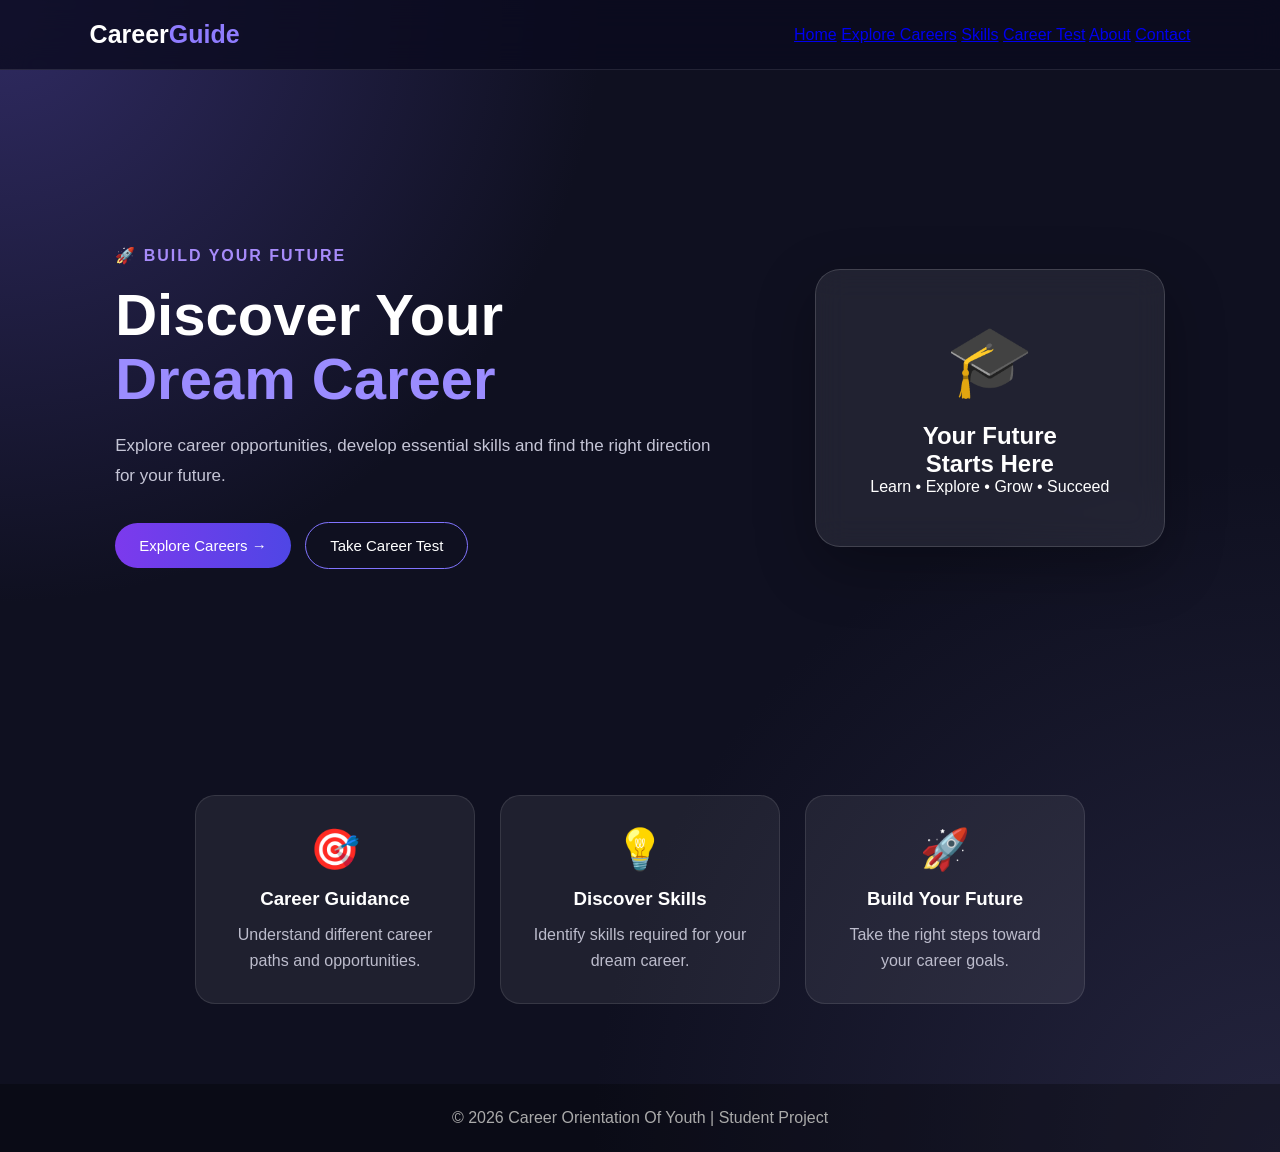
<file: index.html>
<!DOCTYPE html>
<html lang="en">

<head>
    <meta charset="UTF-8">
    <meta name="viewport" content="width=device-width, initial-scale=1.0">

    <title>CareerGuide | Career Orientation Of Youth</title>

    <link rel="stylesheet" href="style.css">
</head>

<body>

    <!-- Navigation Bar -->
    <nav class="navbar">

        <div class="logo">
            Career<span>Guide</span>
        </div>

        <div class="navlinks">
            <a href="index.html">Home</a>
            <a href="careers.html">Explore Careers</a>
            <a href="skills.html">Skills</a>
            <a href="test.html">Career Test</a>
            <a href="about.html">About</a>
            <a href="contact.html">Contact</a>
        </div>

    </nav>


    <!-- Home Section -->
    <section class="hero">

        <div class="hero-text">

            <p class="tag">
                🚀 BUILD YOUR FUTURE
            </p>

            <h1>
                Discover Your
                <br>
                <span>Dream Career</span>
            </h1>

            <p class="description">
                Explore career opportunities, develop essential
                skills and find the right direction for your future.
            </p>


            <!-- IMPORTANT BUTTON -->

            <div class="buttons">

                <a href="careers.html" class="btn">
                    Explore Careers →
                </a>

                <a href="test.html" class="btn outline">
                    Take Career Test
                </a>

            </div>

        </div>


        <!-- Right Side Card -->

        <div class="hero-card">

            <div class="circle">
                🎓
            </div>

            <h2>
                Your Future
                <br>
                Starts Here
            </h2>

            <p>
                Learn • Explore • Grow • Succeed
            </p>

        </div>

    </section>


    <!-- Features -->

    <section class="features">

        <div class="feature">

            <div class="feature-icon">
                🎯
            </div>

            <h3>
                Career Guidance
            </h3>

            <p>
                Understand different career paths
                and opportunities.
            </p>

        </div>


        <div class="feature">

            <div class="feature-icon">
                💡
            </div>

            <h3>
                Discover Skills
            </h3>

            <p>
                Identify skills required for
                your dream career.
            </p>

        </div>


        <div class="feature">

            <div class="feature-icon">
                🚀
            </div>

            <h3>
                Build Your Future
            </h3>

            <p>
                Take the right steps toward
                your career goals.
            </p>

        </div>

    </section>


    <!-- Footer -->

    <footer>

        <p>
            © 2026 Career Orientation Of Youth
            | Student Project
        </p>

    </footer>


</body>

</html>
</file>
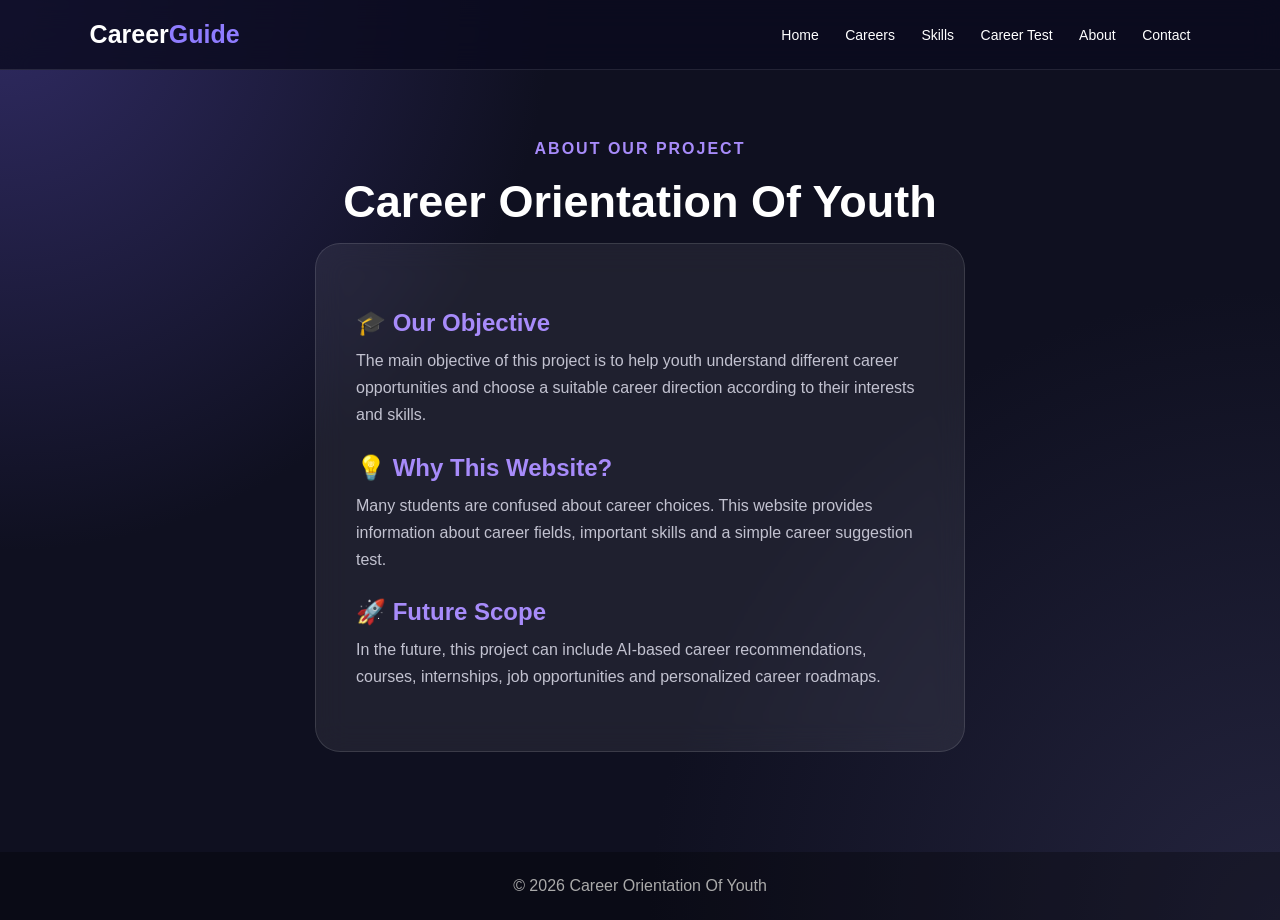
<file: about.html>
<!DOCTYPE html>
<html>
<head>
    <title>About Project</title>
    <link rel="stylesheet" href="style.css">
</head>

<body>

<nav>
    <div class="logo">Career<span>Guide</span></div>

    <div class="nav-links">
        <a href="index.html">Home</a>
        <a href="careers.html">Careers</a>
        <a href="skills.html">Skills</a>
        <a href="test.html">Career Test</a>
        <a href="about.html">About</a>
        <a href="contact.html">Contact</a>
    </div>
</nav>

<section class="about">

    <p class="tag">ABOUT OUR PROJECT</p>

    <h1 class="page-title">Career Orientation Of Youth</h1>

    <div class="about-box">

        <h2>🎓 Our Objective</h2>

        <p>
            The main objective of this project is to help youth
            understand different career opportunities and choose
            a suitable career direction according to their interests
            and skills.
        </p>

        <h2>💡 Why This Website?</h2>

        <p>
            Many students are confused about career choices.
            This website provides information about career fields,
            important skills and a simple career suggestion test.
        </p>

        <h2>🚀 Future Scope</h2>

        <p>
            In the future, this project can include AI-based career
            recommendations, courses, internships, job opportunities
            and personalized career roadmaps.
        </p>

    </div>

</section>

<footer>
    <p>© 2026 Career Orientation Of Youth</p>
</footer>

</body>
</html>
</file>
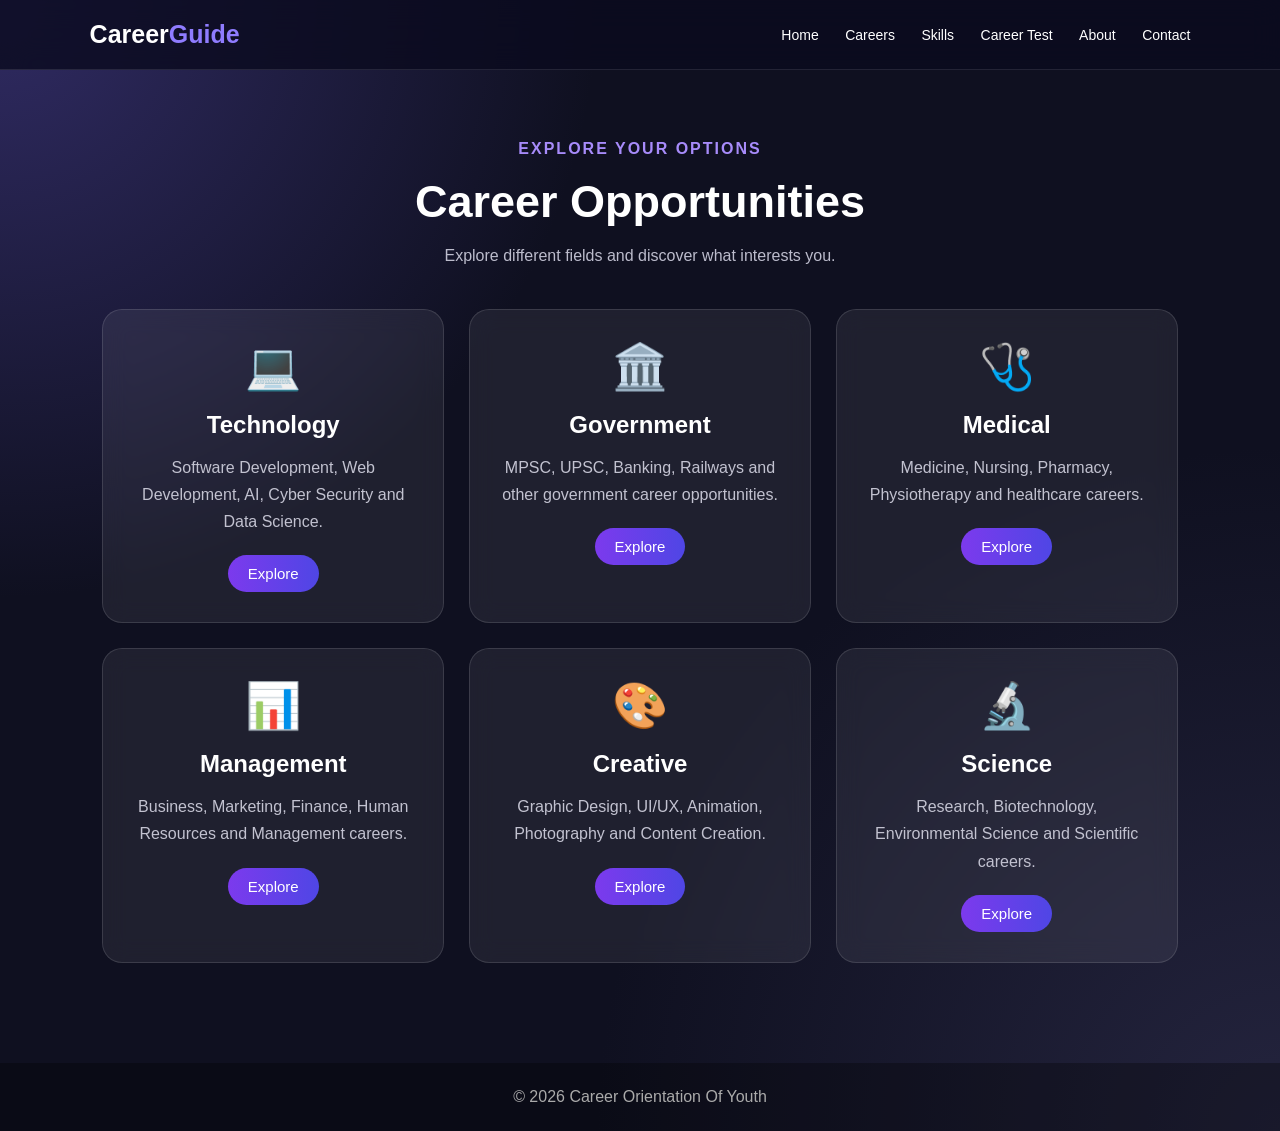
<file: careers.html>
<!DOCTYPE html>
<html>
<head>
    <title>Career Opportunities</title>
    <link rel="stylesheet" href="style.css">
</head>

<body>

<nav>
    <div class="logo">Career<span>Guide</span></div>

    <div class="nav-links">
        <a href="index.html">Home</a>
        <a href="careers.html">Careers</a>
        <a href="skills.html">Skills</a>
        <a href="test.html">Career Test</a>
        <a href="about.html">About</a>
        <a href="contact.html">Contact</a>
    </div>
</nav>

<section class="page">

    <p class="tag">EXPLORE YOUR OPTIONS</p>

    <h1 class="page-title">Career Opportunities</h1>

    <p class="subtitle">
        Explore different fields and discover what interests you.
    </p>

    <div class="career-grid">

        <div class="career-card">
            <div class="icon">💻</div>
            <h2>Technology</h2>
            <p>Software Development, Web Development, AI, Cyber Security and Data Science.</p>
            <button onclick="showCareer('Technology')">Explore</button>
        </div>

        <div class="career-card">
            <div class="icon">🏛️</div>
            <h2>Government</h2>
            <p>MPSC, UPSC, Banking, Railways and other government career opportunities.</p>
            <button onclick="showCareer('Government Services')">Explore</button>
        </div>

        <div class="career-card">
            <div class="icon">🩺</div>
            <h2>Medical</h2>
            <p>Medicine, Nursing, Pharmacy, Physiotherapy and healthcare careers.</p>
            <button onclick="showCareer('Medical & Healthcare')">Explore</button>
        </div>

        <div class="career-card">
            <div class="icon">📊</div>
            <h2>Management</h2>
            <p>Business, Marketing, Finance, Human Resources and Management careers.</p>
            <button onclick="showCareer('Management')">Explore</button>
        </div>

        <div class="career-card">
            <div class="icon">🎨</div>
            <h2>Creative</h2>
            <p>Graphic Design, UI/UX, Animation, Photography and Content Creation.</p>
            <button onclick="showCareer('Creative Field')">Explore</button>
        </div>

        <div class="career-card">
            <div class="icon">🔬</div>
            <h2>Science</h2>
            <p>Research, Biotechnology, Environmental Science and Scientific careers.</p>
            <button onclick="showCareer('Science & Research')">Explore</button>
        </div>

    </div>

</section>

<footer>
    <p>© 2026 Career Orientation Of Youth</p>
</footer>

<script src="script.js"></script>

</body>
</html>
</file>
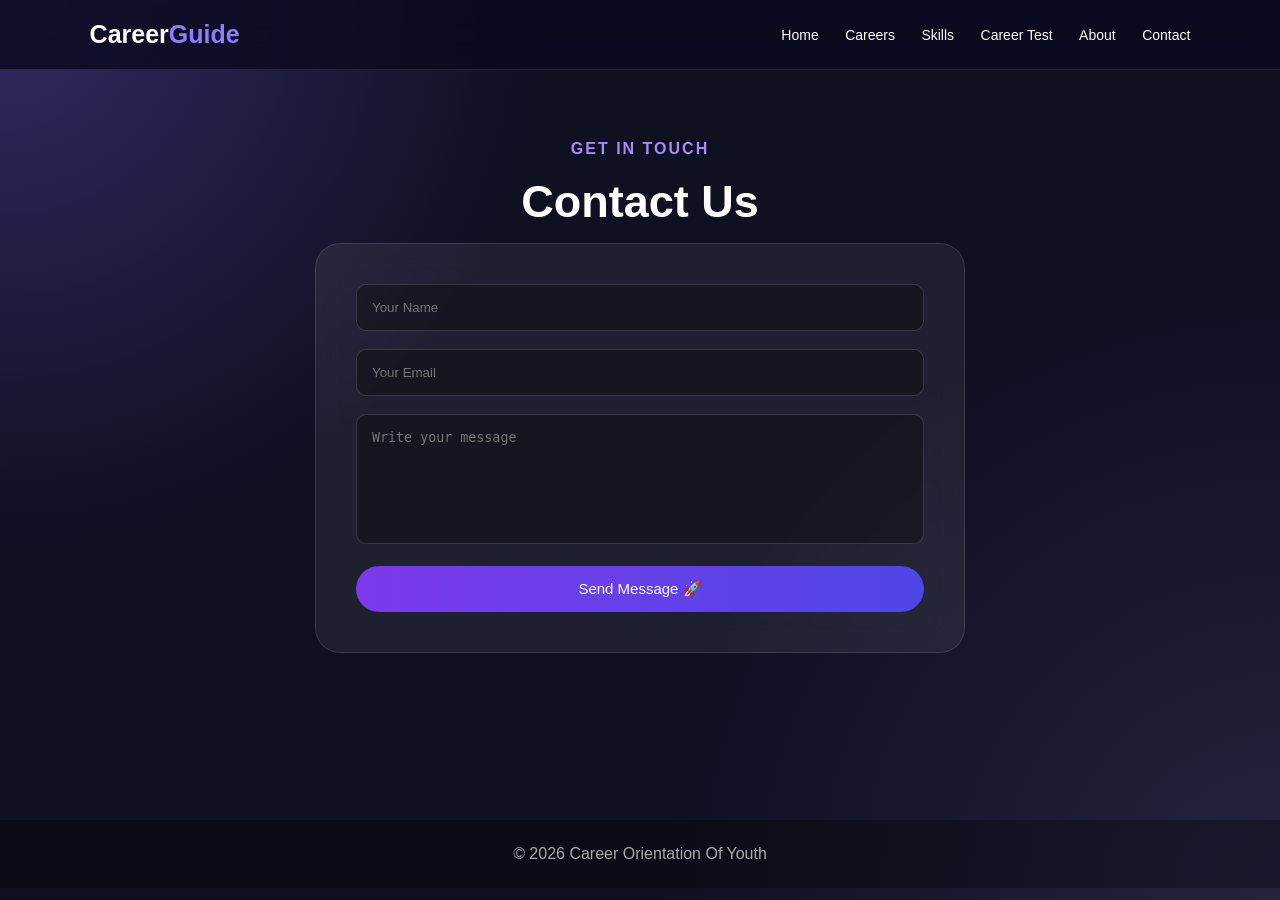
<file: contact.html>
<!DOCTYPE html>
<html>
<head>
    <title>Contact Us</title>
    <link rel="stylesheet" href="style.css">
</head>

<body>

<nav>
    <div class="logo">Career<span>Guide</span></div>

    <div class="nav-links">
        <a href="index.html">Home</a>
        <a href="careers.html">Careers</a>
        <a href="skills.html">Skills</a>
        <a href="test.html">Career Test</a>
        <a href="about.html">About</a>
        <a href="contact.html">Contact</a>
    </div>
</nav>

<section class="contact">

    <p class="tag">GET IN TOUCH</p>

    <h1 class="page-title">Contact Us</h1>

    <div class="contact-box">

        <input type="text" placeholder="Your Name" id="contactName">

        <input type="email" placeholder="Your Email">

        <textarea placeholder="Write your message"></textarea>

        <button onclick="sendMessage()">Send Message 🚀</button>

    </div>

</section>

<footer>
    <p>© 2026 Career Orientation Of Youth</p>
</footer>

<script src="script.js"></script>

</body>
</html>
</file>
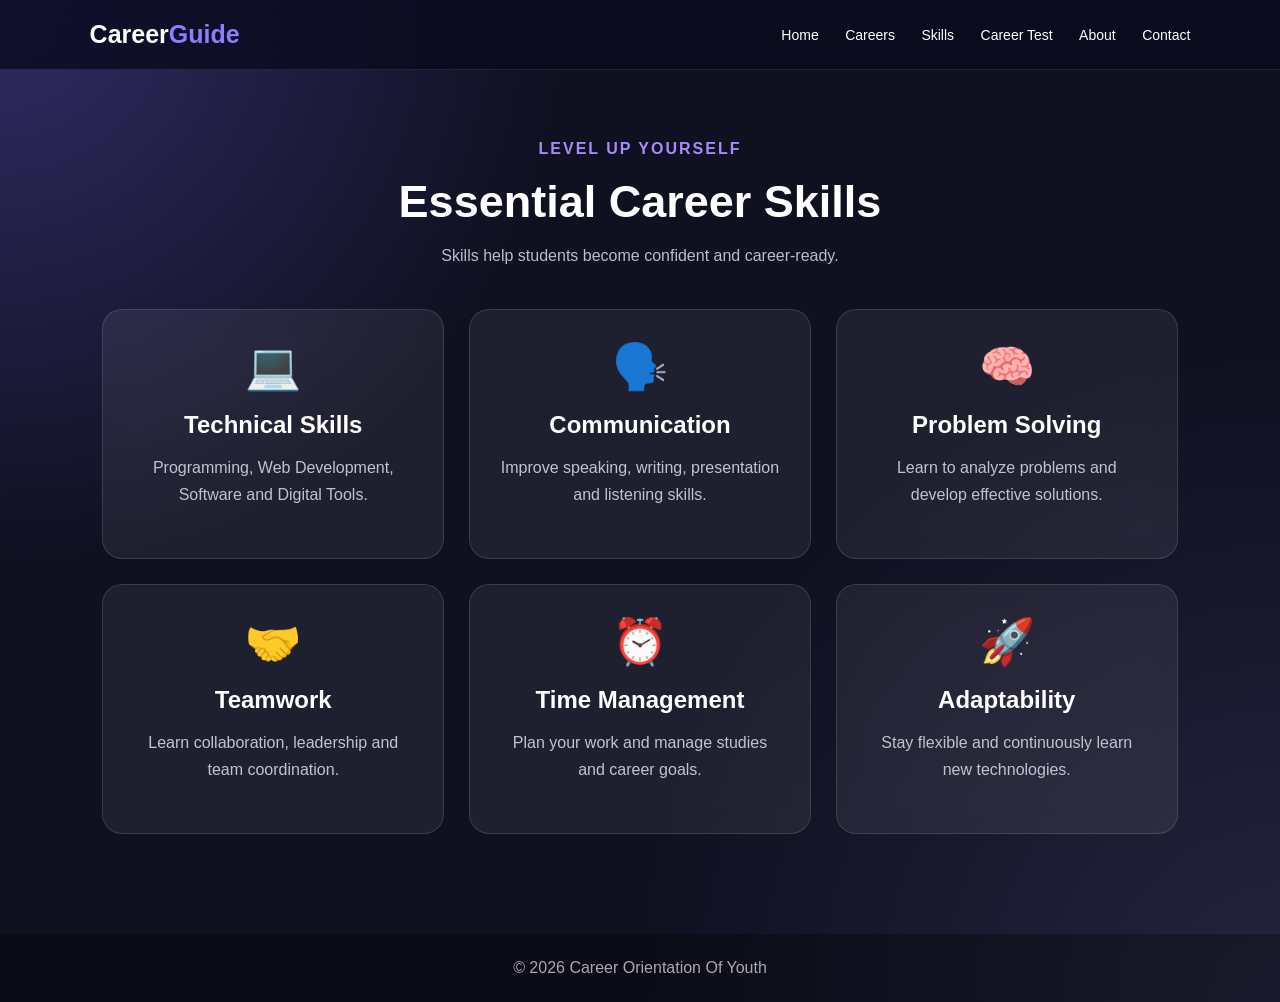
<file: skills.html>
<!DOCTYPE html>
<html>
<head>
    <title>Career Skills</title>
    <link rel="stylesheet" href="style.css">
</head>

<body>

<nav>
    <div class="logo">Career<span>Guide</span></div>

    <div class="nav-links">
        <a href="index.html">Home</a>
        <a href="careers.html">Careers</a>
        <a href="skills.html">Skills</a>
        <a href="test.html">Career Test</a>
        <a href="about.html">About</a>
        <a href="contact.html">Contact</a>
    </div>
</nav>

<section class="page">

    <p class="tag">LEVEL UP YOURSELF</p>

    <h1 class="page-title">Essential Career Skills</h1>

    <p class="subtitle">
        Skills help students become confident and career-ready.
    </p>

    <div class="skill-grid">

        <div class="skill-card">
            <span>💻</span>
            <h2>Technical Skills</h2>
            <p>Programming, Web Development, Software and Digital Tools.</p>
        </div>

        <div class="skill-card">
            <span>🗣️</span>
            <h2>Communication</h2>
            <p>Improve speaking, writing, presentation and listening skills.</p>
        </div>

        <div class="skill-card">
            <span>🧠</span>
            <h2>Problem Solving</h2>
            <p>Learn to analyze problems and develop effective solutions.</p>
        </div>

        <div class="skill-card">
            <span>🤝</span>
            <h2>Teamwork</h2>
            <p>Learn collaboration, leadership and team coordination.</p>
        </div>

        <div class="skill-card">
            <span>⏰</span>
            <h2>Time Management</h2>
            <p>Plan your work and manage studies and career goals.</p>
        </div>

        <div class="skill-card">
            <span>🚀</span>
            <h2>Adaptability</h2>
            <p>Stay flexible and continuously learn new technologies.</p>
        </div>

    </div>

</section>

<footer>
    <p>© 2026 Career Orientation Of Youth</p>
</footer>

</body>
</html>
</file>
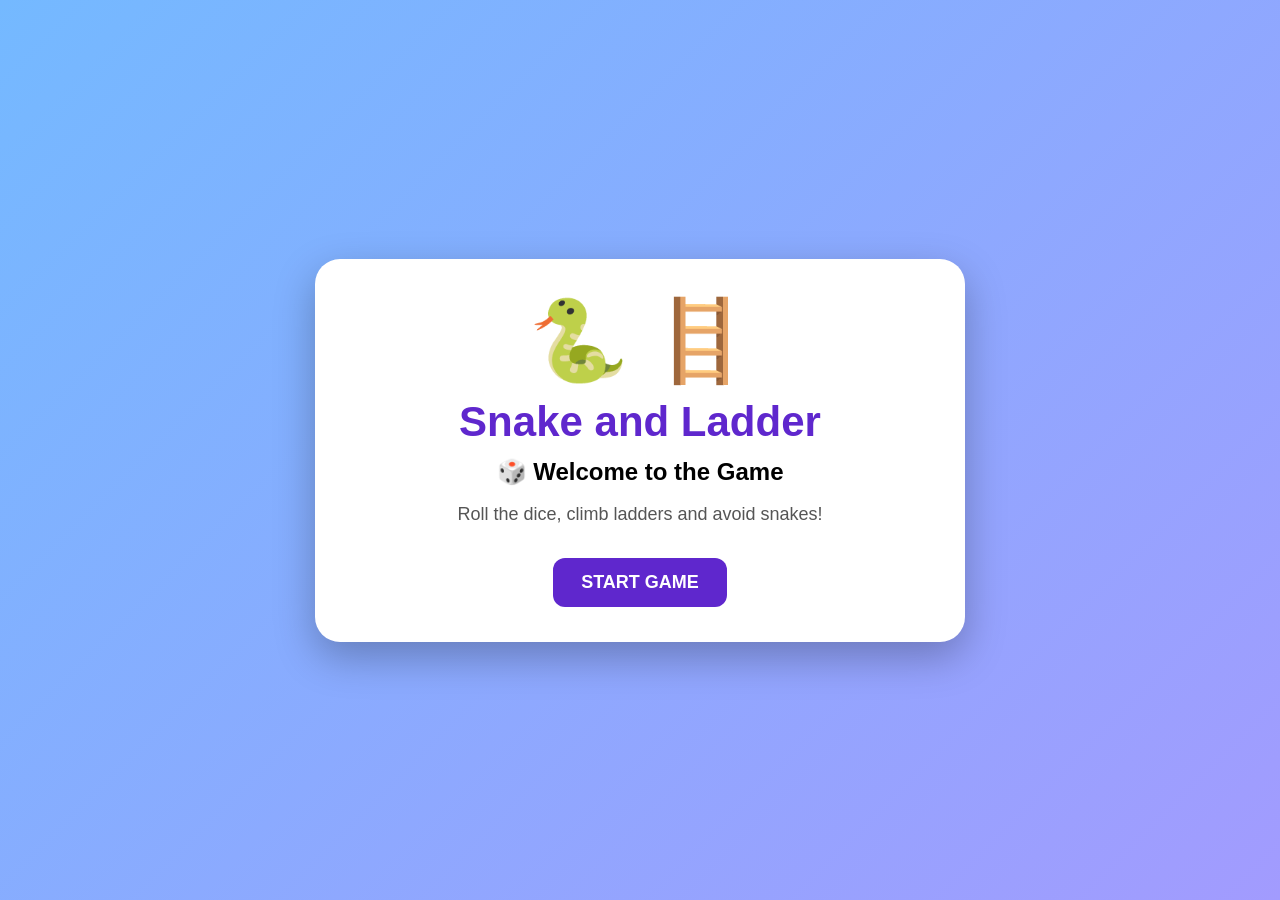
<file: snake_ladder_website index.html>
<!DOCTYPE html>
<html lang="en">
<head>
<meta charset="UTF-8">
<meta name="viewport" content="width=device-width, initial-scale=1.0">
<title>Snake and Ladder</title>
<style>
*{box-sizing:border-box}
body{margin:0;font-family:Arial,sans-serif;background:linear-gradient(135deg,#74b9ff,#a29bfe);min-height:100vh}
.page{display:none;min-height:100vh;align-items:center;justify-content:center;padding:20px}
.page.show{display:flex}
.card{background:white;border-radius:25px;padding:35px;width:95%;max-width:650px;text-align:center;box-shadow:0 15px 40px #0004}
h1{color:#5f27cd;font-size:42px;margin:10px}
h2{margin:12px 0}
p{color:#555;font-size:18px}
button{background:#5f27cd;color:white;border:0;padding:14px 28px;border-radius:12px;font-size:18px;font-weight:bold;cursor:pointer;margin-top:15px}
button:hover{background:#341f97}
input{width:100%;padding:13px;margin:7px 0 15px;border:2px solid #ddd;border-radius:10px;font-size:16px}
label{display:block;text-align:left;font-weight:bold}
.form{text-align:left;background:#f4f1ff;padding:20px;border-radius:15px;margin:15px 0}
#game{flex-direction:column;justify-content:flex-start}
.game-wrap{display:flex;gap:25px;width:100%;max-width:1200px;justify-content:center;align-items:flex-start}
.board{width:min(650px,90vw);height:min(650px,90vw);display:grid;grid-template-columns:repeat(10,1fr);grid-template-rows:repeat(10,1fr);background:white;border:4px solid #222}
.cell{border:1px solid #555;display:flex;align-items:center;justify-content:center;font-weight:bold;position:relative}
.snake{background:#ffcaca}.ladder{background:#c9f7d5}
.mark{position:absolute;right:2px;top:1px}
.token{position:absolute;bottom:2px;width:25px;height:25px;border-radius:50%;color:white;display:flex;align-items:center;justify-content:center;border:2px solid white;font-size:11px}
.t1{background:#0984e3;left:20%}.t2{background:#e84393;left:60%}
.panel{background:white;border-radius:20px;padding:25px;width:300px}
.turn{background:#5f27cd;color:white;padding:15px;border-radius:12px;text-align:center}
.dice{text-align:center;font-size:65px;margin:15px}
.roll{width:100%;background:#00b894}
.info{background:#f5f5f5;padding:12px;border-radius:10px;margin-top:8px}
.msg{background:#ffeaa7;padding:12px;border-radius:10px;margin-top:12px;text-align:center}
.history{max-height:180px;overflow:auto;margin-top:15px;text-align:left;font-size:13px}
.history div{padding:6px;border-bottom:1px solid #ddd}
.trophy{font-size:85px}
.winner{font-size:32px;color:#5f27cd;font-weight:bold;margin:20px}
@media(max-width:900px){.game-wrap{flex-direction:column;align-items:center}.panel{width:min(650px,90vw)}}
</style>
</head>
<body>

<section id="home" class="page show">
<div class="card">
<div style="font-size:80px">🐍 🪜</div>
<h1>Snake and Ladder</h1>
<h2>🎲 Welcome to the Game</h2>
<p>Roll the dice, climb ladders and avoid snakes!</p>
<button onclick="go('signin')">START GAME</button>
</div>
</section>

<section id="signin" class="page">
<div class="card">
<h1>🔐 Player Sign In</h1>
<div class="form">
<label>Player 1 Name</label>
<input id="p1" placeholder="Enter Player 1 name">
</div>
<div class="form">
<label>Player 2 Name</label>
<input id="p2" placeholder="Enter Player 2 name">
<label>Player 2 Contact No.</label>
<input id="contact" type="tel" maxlength="10" placeholder="10 digit contact number">
</div>
<button onclick="startGame()">START GAME</button>
</div>
</section>

<section id="game" class="page">
<h1 style="color:white">🐍 Snake & Ladder 🪜</h1>
<div class="game-wrap">
<div id="board" class="board"></div>
<div class="panel">
<div class="turn">CURRENT TURN<h2 id="turn"></h2></div>
<div id="dice" class="dice">⚀</div>
<button class="roll" onclick="roll()">🎲 ROLL DICE</button>
<div id="msg" class="msg">Game started!</div>
<h2>Players</h2>
<div id="i1" class="info"></div>
<div id="i2" class="info"></div>
<h2>History</h2>
<div id="history" class="history"></div>
</div>
</div>
</section>

<section id="win" class="page">
<div class="card">
<div class="trophy">🏆</div>
<h1>Congratulations!</h1>
<div id="winner" class="winner"></div>
<p>Points: <b id="points">100</b></p>
<p>Total Moves: <b id="moves">0</b></p>
<button onclick="newGame()">START NEW GAME</button>
</div>
</section>

<script>
var players=[{name:"",pos:1},{name:"",pos:1}];
var turnIndex=0;
var moves=0;

var snakes={99:54,95:72,92:51,89:68,74:53,64:36,62:19,49:11,47:26,34:7,27:5};
var ladders={4:25,9:31,20:38,21:42,28:84,40:59,51:67,63:81,71:91,80:100};

function go(id){
  document.querySelectorAll(".page").forEach(function(x){x.classList.remove("show")});
  document.getElementById(id).classList.add("show");
}

function startGame(){
  var a=document.getElementById("p1").value.trim();
  var b=document.getElementById("p2").value.trim();
  var c=document.getElementById("contact").value.trim();

  if(a===""){alert("Enter Player 1 name");return}
  if(b===""){alert("Enter Player 2 name");return}
  if(!/^[0-9]{10}$/.test(c)){alert("Enter valid 10 digit contact number");return}

  players[0].name=a;
  players[1].name=b;
  players[0].pos=1;
  players[1].pos=1;
  turnIndex=0;
  moves=0;

  makeBoard();
  update();
  document.getElementById("history").innerHTML="";
  go("game");
}

function makeBoard(){
  var board=document.getElementById("board");
  board.innerHTML="";
  for(var n=100;n>=1;n--){
    var cell=document.createElement("div");
    cell.className="cell";
    cell.id="c"+n;
    cell.appendChild(document.createTextNode(n));

    if(snakes[n]){
      cell.classList.add("snake");
      var s=document.createElement("span");
      s.className="mark";s.textContent="🐍";cell.appendChild(s);
    }
    if(ladders[n]){
      cell.classList.add("ladder");
      var l=document.createElement("span");
      l.className="mark";l.textContent="🪜";cell.appendChild(l);
    }
    board.appendChild(cell);
  }
  tokens();
}

function tokens(){
  document.querySelectorAll(".token").forEach(function(x){x.remove()});
  players.forEach(function(p,i){
    var cell=document.getElementById("c"+p.pos);
    if(!cell)return;
    var t=document.createElement("div");
    t.className="token "+(i===0?"t1":"t2");
    t.textContent=i+1;
    cell.appendChild(t);
  });
}

function update(){
  document.getElementById("turn").textContent=players[turnIndex].name;
  document.getElementById("i1").textContent="🔵 "+players[0].name+" : Position "+players[0].pos;
  document.getElementById("i2").textContent="🔴 "+players[1].name+" : Position "+players[1].pos;
  tokens();
}

function addHistory(t){
  var h=document.getElementById("history");
  var d=document.createElement("div");
  d.textContent="🎲 "+t;
  h.prepend(d);
}

function roll(){
  var d=Math.floor(Math.random()*6)+1;
  var faces=["⚀","⚁","⚂","⚃","⚄","⚅"];
  document.getElementById("dice").textContent=faces[d-1];
  moves++;

  var p=players[turnIndex];
  var old=p.pos;
  var next=old+d;

  if(next>100){
    document.getElementById("msg").textContent=p.name+" needs exact number to reach 100.";
    addHistory(p.name+" rolled "+d+" and stayed at "+old);
  }else{
    p.pos=next;
    addHistory(p.name+" moved "+old+" → "+next);

    if(snakes[p.pos]){
      var from=p.pos,to=snakes[p.pos];
      p.pos=to;
      document.getElementById("msg").textContent="🐍 Snake! "+from+" → "+to;
      addHistory("Snake: "+from+" → "+to);
    }else if(ladders[p.pos]){
      var lf=p.pos,lt=ladders[p.pos];
      p.pos=lt;
      document.getElementById("msg").textContent="🪜 Ladder! "+lf+" → "+lt;
      addHistory("Ladder: "+lf+" → "+lt);
    }
  }

  update();

  if(p.pos===100){
    document.getElementById("winner").textContent=p.name+" is the Winner!";
    document.getElementById("moves").textContent=moves;
    go("win");
    return;
  }

  turnIndex=turnIndex===0?1:0;
  update();
}

function newGame(){
  players[0].pos=1;
  players[1].pos=1;
  turnIndex=0;
  moves=0;
  document.getElementById("dice").textContent="⚀";
  document.getElementById("msg").textContent="New game started!";
  document.getElementById("history").innerHTML="";
  makeBoard();
  update();
  go("game");
}
</script>
</body>
</html>
</file>
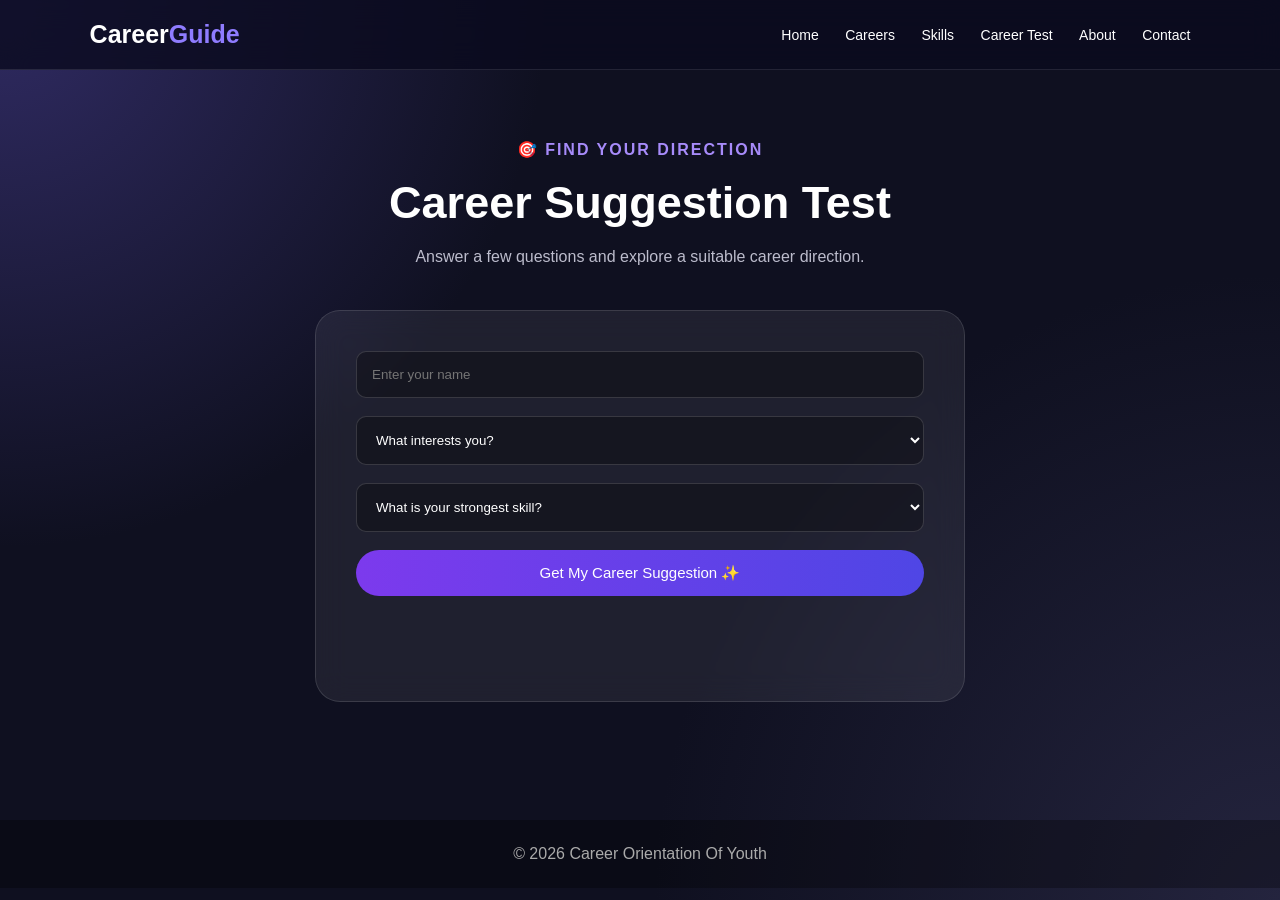
<file: test.html>
<!DOCTYPE html>
<html>
<head>
    <title>Career Test</title>
    <link rel="stylesheet" href="style.css">
</head>

<body>

<nav>
    <div class="logo">Career<span>Guide</span></div>

    <div class="nav-links">
        <a href="index.html">Home</a>
        <a href="careers.html">Careers</a>
        <a href="skills.html">Skills</a>
        <a href="test.html">Career Test</a>
        <a href="about.html">About</a>
        <a href="contact.html">Contact</a>
    </div>
</nav>

<section class="test-section">

    <p class="tag">🎯 FIND YOUR DIRECTION</p>

    <h1 class="page-title">Career Suggestion Test</h1>

    <p class="subtitle">
        Answer a few questions and explore a suitable career direction.
    </p>

    <div class="test-box">

        <input type="text" id="name" placeholder="Enter your name">

        <select id="interest">
            <option value="">What interests you?</option>
            <option value="technology">Technology & Computers</option>
            <option value="government">Government Services</option>
            <option value="medical">Medical & Healthcare</option>
            <option value="business">Business & Management</option>
            <option value="creative">Creative Work</option>
        </select>

        <select id="strength">
            <option value="">What is your strongest skill?</option>
            <option value="coding">Coding</option>
            <option value="communication">Communication</option>
            <option value="problem">Problem Solving</option>
            <option value="leadership">Leadership</option>
            <option value="creativity">Creativity</option>
        </select>

        <button onclick="getSuggestion()">Get My Career Suggestion ✨</button>

        <div id="result"></div>

    </div>

</section>

<footer>
    <p>© 2026 Career Orientation Of Youth</p>
</footer>

<script src="script.js"></script>

</body>
</html>
</file>
<file: style.css>
* {
    box-sizing: border-box;
    margin: 0;
    padding: 0;
}

body {
    font-family: Arial, sans-serif;
    color: white;
    background:
        radial-gradient(circle at top left, #302b63, transparent 35%),
        radial-gradient(circle at bottom right, #24243e, transparent 40%),
        #0f1020;
    min-height: 100vh;
}

/* NAVBAR */

nav {
    display: flex;
    justify-content: space-between;
    align-items: center;
    padding: 20px 7%;
    background: rgba(10, 10, 30, 0.8);
    backdrop-filter: blur(15px);
    border-bottom: 1px solid rgba(255,255,255,0.1);
    position: sticky;
    top: 0;
    z-index: 10;
}

.logo {
    font-size: 25px;
    font-weight: bold;
}

.logo span {
    color: #8f7cff;
}

.nav-links a {
    color: white;
    text-decoration: none;
    margin-left: 22px;
    font-size: 14px;
}

.nav-links a:hover {
    color: #a78bfa;
}

/* HOME */

.hero {
    min-height: 75vh;
    display: flex;
    align-items: center;
    justify-content: space-between;
    padding: 70px 9%;
    gap: 50px;
}

.hero-text {
    max-width: 600px;
}

.tag {
    color: #a78bfa;
    font-weight: bold;
    letter-spacing: 2px;
    margin-bottom: 18px;
}

.hero h1 {
    font-size: 58px;
    line-height: 1.1;
    margin-bottom: 20px;
}

.hero h1 span {
    color: #9b8cff;
}

.hero-text p:not(.tag) {
    color: #c5c5d6;
    line-height: 1.8;
    font-size: 17px;
}

.buttons {
    margin-top: 30px;
}

.btn,
button {
    display: inline-block;
    padding: 14px 24px;
    border-radius: 30px;
    border: none;
    background: linear-gradient(90deg, #7c3aed, #4f46e5);
    color: white;
    text-decoration: none;
    cursor: pointer;
    font-size: 15px;
}

.outline {
    background: transparent;
    border: 1px solid #8174ff;
    margin-left: 10px;
}

.hero-card {
    width: 350px;
    padding: 50px 30px;
    text-align: center;
    border-radius: 25px;
    background: rgba(255,255,255,0.08);
    border: 1px solid rgba(255,255,255,0.15);
    backdrop-filter: blur(15px);
    box-shadow: 0 20px 60px rgba(0,0,0,0.3);
}

.circle {
    font-size: 70px;
    margin-bottom: 20px;
}

/* FEATURES */

.features {
    display: flex;
    justify-content: center;
    gap: 25px;
    padding: 50px 7%;
}

.feature {
    width: 280px;
    padding: 30px;
    text-align: center;
    border-radius: 20px;
    background: rgba(255,255,255,0.07);
    border: 1px solid rgba(255,255,255,0.1);
}

.feature div {
    font-size: 40px;
    margin-bottom: 15px;
}

.feature h3 {
    margin-bottom: 12px;
}

.feature p,
.subtitle {
    color: #bcbccc;
    line-height: 1.6;
}

/* COMMON PAGE */

.page,
.about,
.contact,
.test-section {
    padding: 70px 8%;
    text-align: center;
    min-height: 80vh;
}

.page-title {
    font-size: 45px;
    margin-bottom: 15px;
}

.subtitle {
    margin-bottom: 40px;
}

/* CAREER CARDS */

.career-grid,
.skill-grid {
    display: grid;
    grid-template-columns: repeat(3, 1fr);
    gap: 25px;
    max-width: 1100px;
    margin: auto;
}

.career-card,
.skill-card {
    padding: 30px;
    border-radius: 20px;
    background: rgba(255,255,255,0.07);
    border: 1px solid rgba(255,255,255,0.12);
    backdrop-filter: blur(12px);
    transition: 0.3s;
}

.career-card:hover,
.skill-card:hover,
.feature:hover {
    transform: translateY(-8px);
    border-color: #8b5cf6;
    box-shadow: 0 15px 40px rgba(124,58,237,0.2);
}

.icon,
.skill-card span {
    font-size: 45px;
    display: block;
    margin-bottom: 18px;
}

.career-card h2,
.skill-card h2 {
    margin-bottom: 15px;
}

.career-card p,
.skill-card p,
.about-box p {
    color: #c2c2d0;
    line-height: 1.7;
    margin-bottom: 20px;
}

.career-card button {
    padding: 10px 20px;
}

/* TEST */

.test-box,
.contact-box,
.about-box {
    max-width: 650px;
    margin: auto;
    padding: 40px;
    border-radius: 25px;
    background: rgba(255,255,255,0.07);
    border: 1px solid rgba(255,255,255,0.12);
    backdrop-filter: blur(15px);
}

input,
select,
textarea {
    width: 100%;
    padding: 15px;
    margin-bottom: 18px;
    border-radius: 10px;
    border: 1px solid rgba(255,255,255,0.15);
    background: rgba(0,0,0,0.3);
    color: white;
    outline: none;
}

select option {
    color: black;
}

textarea {
    height: 130px;
    resize: none;
}

.test-box button,
.contact-box button {
    width: 100%;
}

#result {
    margin-top: 25px;
    padding: 20px;
    color: #ddd6fe;
    font-size: 18px;
}

/* ABOUT */

.about-box {
    text-align: left;
}

.about-box h2 {
    margin: 25px 0 10px;
    color: #a78bfa;
}

/* FOOTER */

footer {
    text-align: center;
    padding: 25px;
    background: rgba(0,0,0,0.3);
    color: #aaa;
    margin-top: 30px;
}

/* MOBILE */

@media (max-width: 800px) {

    nav {
        flex-direction: column;
        gap: 15px;
    }

    .nav-links a {
        margin: 5px;
    }

    .hero {
        flex-direction: column;
        text-align: center;
    }

    .hero h1 {
        font-size: 40px;
    }

    .hero-card {
        width: 90%;
    }

    .features {
        flex-direction: column;
        align-items: center;
    }

    .career-grid,
    .skill-grid {
        grid-template-columns: 1fr;
    }

}
</file>
